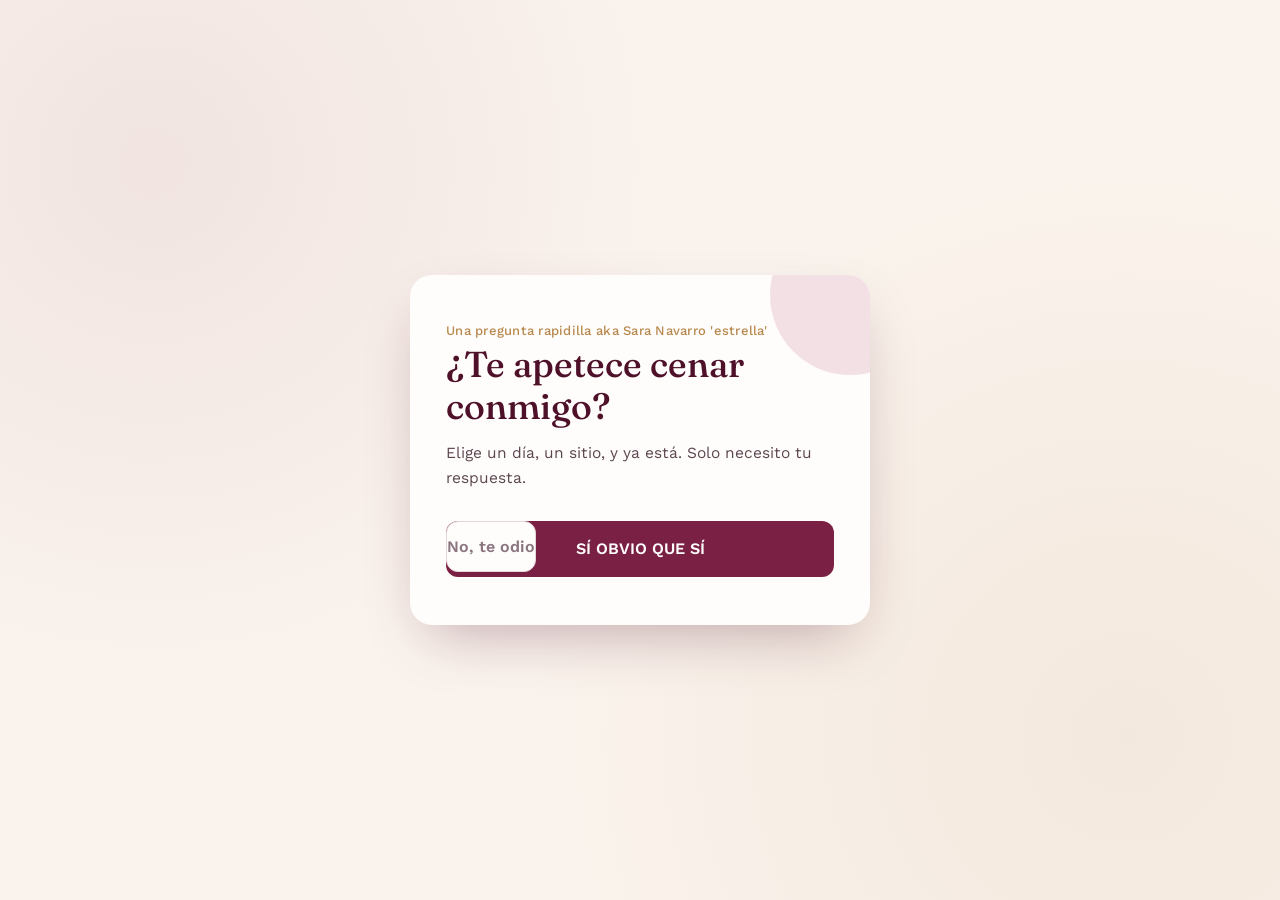
<file: index.html>
<!DOCTYPE html>
<html lang="es">
<head>
<meta charset="UTF-8">
<meta name="viewport" content="width=device-width, initial-scale=1.0">
<title>¿Cenamos?</title>
<link rel="stylesheet" href="style.css">
</head>
<body>
  <div class="tarjeta">
    <div class="contenido">
      <p class="paso">Una pregunta rapidilla aka Sara Navarro 'estrella'</p>
      <h1>¿Te apetece cenar conmigo?</h1>
      <p class="detalle">Elige un día, un sitio, y ya está. Solo necesito tu respuesta.</p>

      <div class="opciones-si-no">
        <button class="boton-si" id="btnSi">SÍ OBVIO QUE SÍ </button>
        <button class="boton-no" id="btnNo">No, te odio</button>
      </div>
    </div>
  </div>

  <script src="script.js"></script>
  <script>
    const btnNo = document.getElementById('btnNo');
    activarBotonEsquivo(btnNo);

    document.getElementById('btnSi').addEventListener('click', () => {
      window.location.href = 'fecha.html';
    });
  </script>
</body>
</html>
</file>
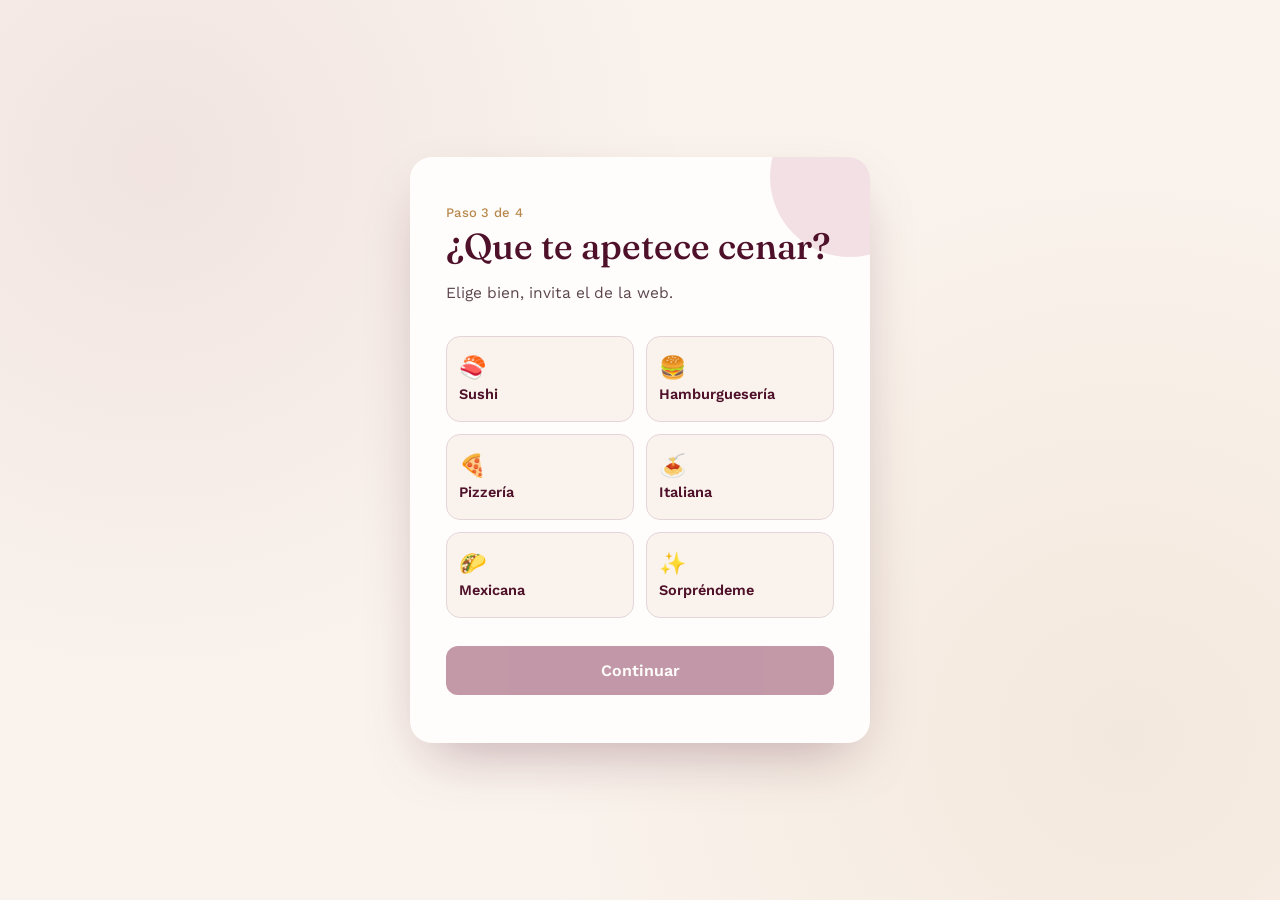
<file: comida.html>
<!DOCTYPE html>
<html lang="es">
<head>
<meta charset="UTF-8">
<meta name="viewport" content="width=device-width, initial-scale=1.0">
<title>Te toca decidir...</title>
<link rel="stylesheet" href="style.css">
</head>
<body>
  <div class="tarjeta">
    <div class="contenido">
      <p class="paso">Paso 3 de 4</p>
      <h1>¿Que te apetece cenar?</h1>
      <p class="detalle">Elige bien, invita el de la web.</p>

      <div class="grid-comida" id="grid">
        <button class="opcion" data-valor="Sushi"><span class="emoji">🍣</span><span class="nombre">Sushi</span></button>
        <button class="opcion" data-valor="Hamburguesería"><span class="emoji">🍔</span><span class="nombre">Hamburguesería</span></button>
        <button class="opcion" data-valor="Pizzería"><span class="emoji">🍕</span><span class="nombre">Pizzería</span></button>
        <button class="opcion" data-valor="Italiana"><span class="emoji">🍝</span><span class="nombre">Italiana</span></button>
        <button class="opcion" data-valor="Mexicana"><span class="emoji">🌮</span><span class="nombre">Mexicana</span></button>
        <button class="opcion" data-valor="Sorpréndeme"><span class="emoji">✨</span><span class="nombre">Sorpréndeme</span></button>
      </div>

      <button class="principal" id="continuar" disabled>Continuar</button>
    </div>
  </div>

  <script src="script.js"></script>
  <script>
    const grid = document.getElementById('grid');
    const continuar = document.getElementById('continuar');
    let elegido = '';

    grid.querySelectorAll('.opcion').forEach(boton => {
      boton.addEventListener('click', () => {
        grid.querySelectorAll('.opcion').forEach(b => b.classList.remove('activa'));
        boton.classList.add('activa');
        elegido = boton.dataset.valor;
        continuar.disabled = false;
      });
    });

    continuar.addEventListener('click', () => {
      Cena.guardar('comida', elegido);
      window.location.href = 'mensaje.html';
    });
  </script>
</body>
</html>
</file>
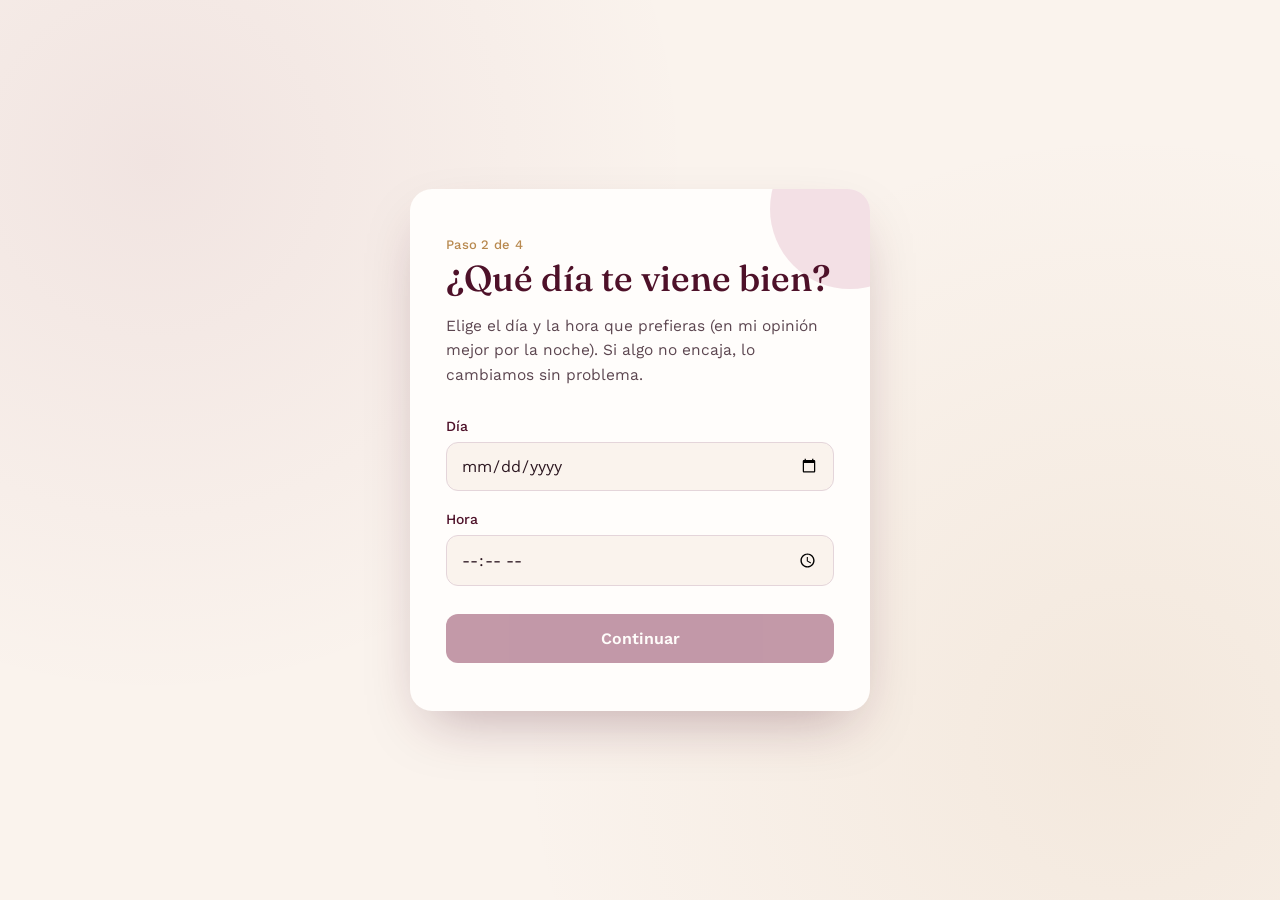
<file: fecha.html>
<!DOCTYPE html>
<html lang="es">
<head>
<meta charset="UTF-8">
<meta name="viewport" content="width=device-width, initial-scale=1.0">
<title>Elige día y hora</title>
<link rel="stylesheet" href="style.css">
</head>
<body>
  <div class="tarjeta">
    <div class="contenido">
      <p class="paso">Paso 2 de 4</p>
      <h1>¿Qué día te viene bien?</h1>
      <p class="detalle">Elige el día y la hora que prefieras (en mi opinión mejor por la noche). Si algo no encaja, lo cambiamos sin problema.</p>

      <label for="fecha">Día</label>
      <input type="date" id="fecha" required>

      <label for="hora">Hora</label>
      <input type="time" id="hora" required>

      <button class="principal" id="continuar" disabled>Continuar</button>
    </div>
  </div>

  <script src="script.js"></script>
  <script>
    const fecha = document.getElementById('fecha');
    const hora = document.getElementById('hora');
    const continuar = document.getElementById('continuar');

    function revisar() {
      continuar.disabled = !(fecha.value && hora.value);
    }
    fecha.addEventListener('input', revisar);
    hora.addEventListener('input', revisar);

    continuar.addEventListener('click', () => {
      Cena.guardar('fecha', fecha.value);
      Cena.guardar('hora', hora.value);
      window.location.href = 'comida.html';
    });
  </script>
</body>
</html>
</file>
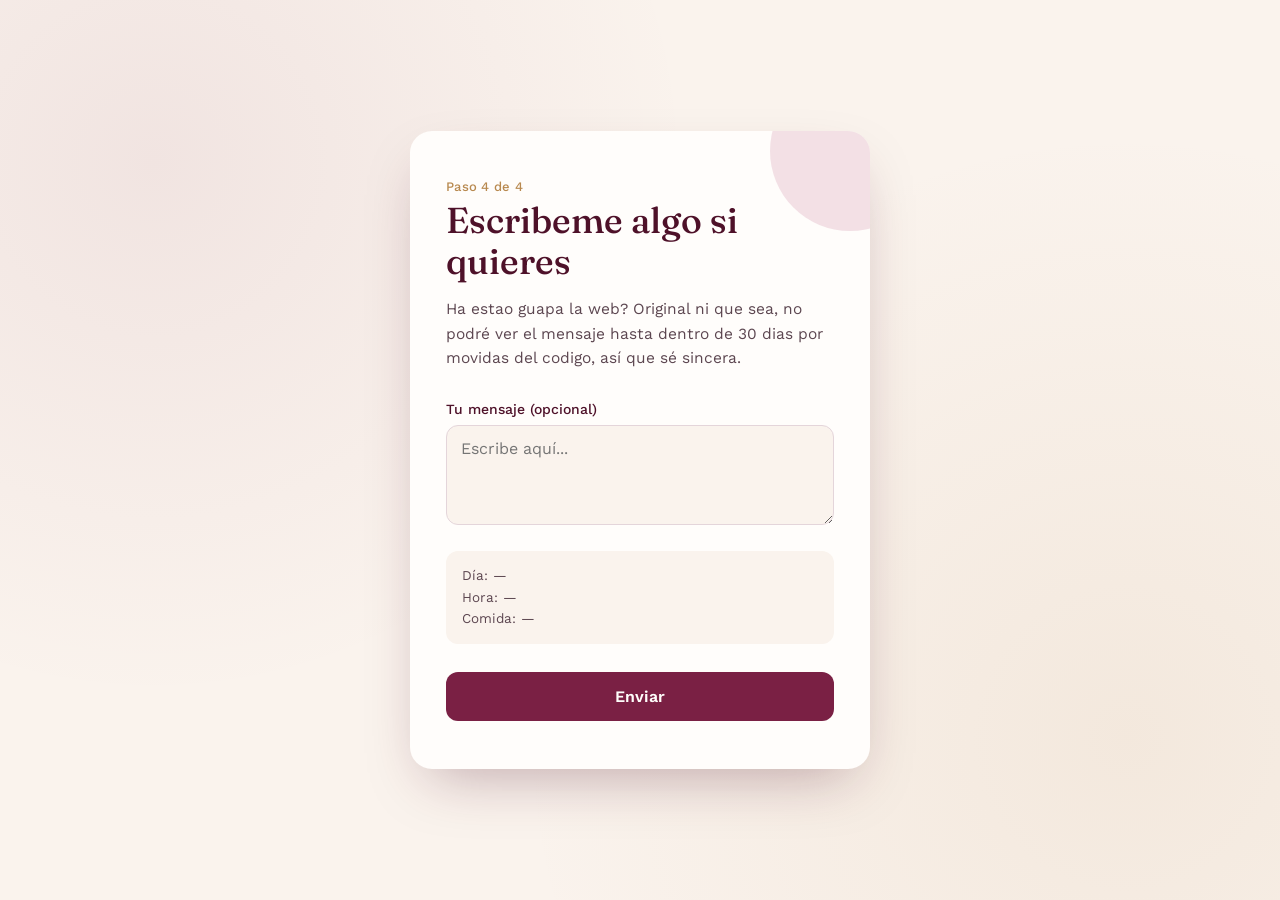
<file: mensaje.html>
<!DOCTYPE html>
<html lang="es">
<head>
<meta charset="UTF-8">
<meta name="viewport" content="width=device-width, initial-scale=1.0">
<title>Un mensajillo</title>
<link rel="stylesheet" href="style.css">
</head>
<body>
  <div class="tarjeta">
    <div class="contenido" id="vistaFormulario">
      <p class="paso">Paso 4 de 4</p>
      <h1>Escribeme algo si quieres</h1>
      <p class="detalle">Ha estao guapa la web? Original ni que sea, no podré ver el mensaje hasta dentro de 30 dias por movidas del codigo, así que sé sincera.</p>

      <label for="mensaje">Tu mensaje (opcional)</label>
      <textarea id="mensaje" placeholder="Escribe aquí..."></textarea>

      <div class="resumen" id="resumen"></div>

      <button class="principal" id="enviar">Enviar</button>
      <p class="error-envio" id="errorEnvio">No se ha podido enviar. Vuelve a intentarlo en unos segundos.</p>
    </div>

    <div class="contenido confirmacion" id="vistaConfirmacion" style="display:none;">
      <div class="icono">💌</div>
      <h1>Enviado</h1>
      <p class="detalle">Gracias por responder, no perderé la oportunidad 😮‍💨 MANRESA WORLDWIDE.</p>
    </div>
  </div>

  <script src="script.js"></script>
  <script>
    const datos = Cena.todo();
    const resumen = document.getElementById('resumen');
    resumen.innerHTML =
      `Día: ${datos.fecha || '—'}<br>` +
      `Hora: ${datos.hora || '—'}<br>` +
      `Comida: ${datos.comida || '—'}`;

    const enviar = document.getElementById('enviar');
    const errorEnvio = document.getElementById('errorEnvio');

    enviar.addEventListener('click', async () => {
      const mensaje = document.getElementById('mensaje').value;
      Cena.guardar('mensaje', mensaje);

      enviar.disabled = true;
      enviar.textContent = 'Enviando...';
      errorEnvio.style.display = 'none';

      // ⚠️ Sustituye TU_ACCESS_KEY por la clave gratuita de https://web3forms.com
      const ACCESS_KEY = '9599d213-c785-4468-97e7-2981eea56cb5';

      try {
        const respuesta = await fetch('https://api.web3forms.com/submit', {
          method: 'POST',
          headers: { 'Content-Type': 'application/json', Accept: 'application/json' },
          body: JSON.stringify({
            access_key: ACCESS_KEY,
            subject: '¡Respuesta a la cena!',
            dia: datos.fecha || 'no indicado',
            hora: datos.hora || 'no indicado',
            comida: datos.comida || 'no indicado',
            mensaje: mensaje || '(sin mensaje)'
          })
        });
        const resultado = await respuesta.json();

        if (resultado.success) {
          document.getElementById('vistaFormulario').style.display = 'none';
          document.getElementById('vistaConfirmacion').style.display = 'block';
        } else {
          throw new Error(resultado.message || 'Envío no confirmado');
        }
      } catch (err) {
        console.error('Fallo al enviar:', err);
        errorEnvio.textContent = 'No se ha podido enviar: ' + err.message;
        errorEnvio.style.display = 'block';
        enviar.disabled = false;
        enviar.textContent = 'Enviar';
      }
    });
  </script>
</body>
</html>
</file>
<file: style.css>
@import url('https://fonts.googleapis.com/css2?family=Fraunces:opsz,wght@9..144,400;9..144,500;9..144,600&family=Work+Sans:wght@400;500;600&display=swap');

:root {
  --vino: #7A2044;
  --vino-oscuro: #4E1129;
  --polvo: #E8C4D0;
  --crema: #FAF3ED;
  --dorado: #B8894F;
  --tinta: #2B1620;
  --blanco: #FFFDFB;
  --radio: 22px;
  --sombra: 0 24px 60px -20px rgba(78, 17, 41, 0.35);
}

* { box-sizing: border-box; }

html { -webkit-text-size-adjust: 100%; }

body {
  margin: 0;
  min-height: 100vh;
  background: var(--crema);
  background-image:
    radial-gradient(circle at 12% 18%, rgba(122, 32, 68, 0.07), transparent 40%),
    radial-gradient(circle at 88% 82%, rgba(184, 137, 79, 0.10), transparent 45%);
  color: var(--tinta);
  font-family: 'Work Sans', sans-serif;
  display: flex;
  align-items: center;
  justify-content: center;
  padding: 24px;
}

@media (prefers-reduced-motion: reduce) {
  * { animation-duration: 0.01ms !important; transition-duration: 0.01ms !important; }
}

.tarjeta {
  width: 100%;
  max-width: 460px;
  background: var(--blanco);
  border-radius: var(--radio);
  box-shadow: var(--sombra);
  padding: 48px 36px;
  position: relative;
  overflow: hidden;
}

.tarjeta::before {
  content: "";
  position: absolute;
  top: -60px;
  right: -60px;
  width: 160px;
  height: 160px;
  border-radius: 50%;
  background: var(--polvo);
  opacity: 0.5;
}

.contenido { position: relative; z-index: 1; }

.paso {
  font-family: 'Work Sans', sans-serif;
  font-size: 13px;
  font-weight: 500;
  color: var(--dorado);
  letter-spacing: 0.02em;
  margin: 0 0 6px;
}

h1 {
  font-family: 'Fraunces', serif;
  font-weight: 500;
  font-size: clamp(28px, 6vw, 36px);
  line-height: 1.15;
  margin: 0 0 14px;
  color: var(--vino-oscuro);
}

p.detalle {
  font-size: 15.5px;
  line-height: 1.6;
  color: #5c4650;
  margin: 0 0 30px;
}

label {
  display: block;
  font-size: 14px;
  font-weight: 500;
  margin: 20px 0 8px;
  color: var(--vino-oscuro);
}

input[type="date"],
input[type="time"],
textarea {
  width: 100%;
  font-family: 'Work Sans', sans-serif;
  font-size: 16px;
  padding: 13px 14px;
  border: 1.5px solid #e4d5da;
  border-radius: 12px;
  background: var(--crema);
  color: var(--tinta);
  outline-offset: 2px;
}

input:focus-visible, textarea:focus-visible, button:focus-visible, .opcion:focus-visible {
  outline: 2.5px solid var(--vino);
}

textarea { resize: vertical; min-height: 100px; font-family: 'Work Sans', sans-serif; }

button.principal {
  width: 100%;
  margin-top: 28px;
  padding: 15px 20px;
  border: none;
  border-radius: 12px;
  background: var(--vino);
  color: var(--blanco);
  font-family: 'Work Sans', sans-serif;
  font-size: 16px;
  font-weight: 600;
  cursor: pointer;
  transition: transform 0.15s ease, background 0.15s ease;
}

button.principal:hover { background: var(--vino-oscuro); transform: translateY(-1px); }
button.principal:disabled { opacity: 0.45; cursor: not-allowed; transform: none; }

.opciones-si-no {
  display: flex;
  gap: 14px;
  margin-top: 8px;
  position: relative;
  min-height: 56px;
}

.boton-si {
  flex: 1;
  padding: 15px 0;
  border: none;
  border-radius: 12px;
  background: var(--vino);
  color: var(--blanco);
  font-size: 16px;
  font-weight: 600;
  font-family: 'Work Sans', sans-serif;
  cursor: pointer;
}
.boton-si:hover { background: var(--vino-oscuro); }

.boton-no {
  flex: 1;
  padding: 15px 0;
  border: 1.5px solid #e4d5da;
  border-radius: 12px;
  background: var(--blanco);
  color: #8a7580;
  font-size: 16px;
  font-weight: 600;
  font-family: 'Work Sans', sans-serif;
  cursor: pointer;
  position: fixed;
  transition: left 0.18s ease, top 0.18s ease;
  z-index: 40;
  max-width: 130px;
}

.grid-comida {
  display: grid;
  grid-template-columns: 1fr 1fr;
  gap: 12px;
  margin-top: 6px;
}

.opcion {
  padding: 18px 12px;
  border: 1.5px solid #e4d5da;
  border-radius: 14px;
  background: var(--crema);
  text-align: left;
  cursor: pointer;
  font-family: 'Work Sans', sans-serif;
  transition: border-color 0.15s ease, background 0.15s ease;
}
.opcion .emoji { font-size: 22px; display: block; margin-bottom: 6px; }
.opcion .nombre { font-size: 14.5px; font-weight: 600; color: var(--vino-oscuro); }
.opcion.activa { border-color: var(--vino); background: var(--polvo); }
.opcion:hover { border-color: var(--vino); }

.resumen {
  margin-top: 22px;
  padding: 14px 16px;
  background: var(--crema);
  border-radius: 12px;
  font-size: 13.5px;
  color: #5c4650;
  line-height: 1.6;
}

.confirmacion {
  text-align: center;
}
.confirmacion .icono {
  font-size: 40px;
  margin-bottom: 10px;
}

.error-envio {
  margin-top: 14px;
  font-size: 13.5px;
  color: var(--vino);
  display: none;
}
</file>
